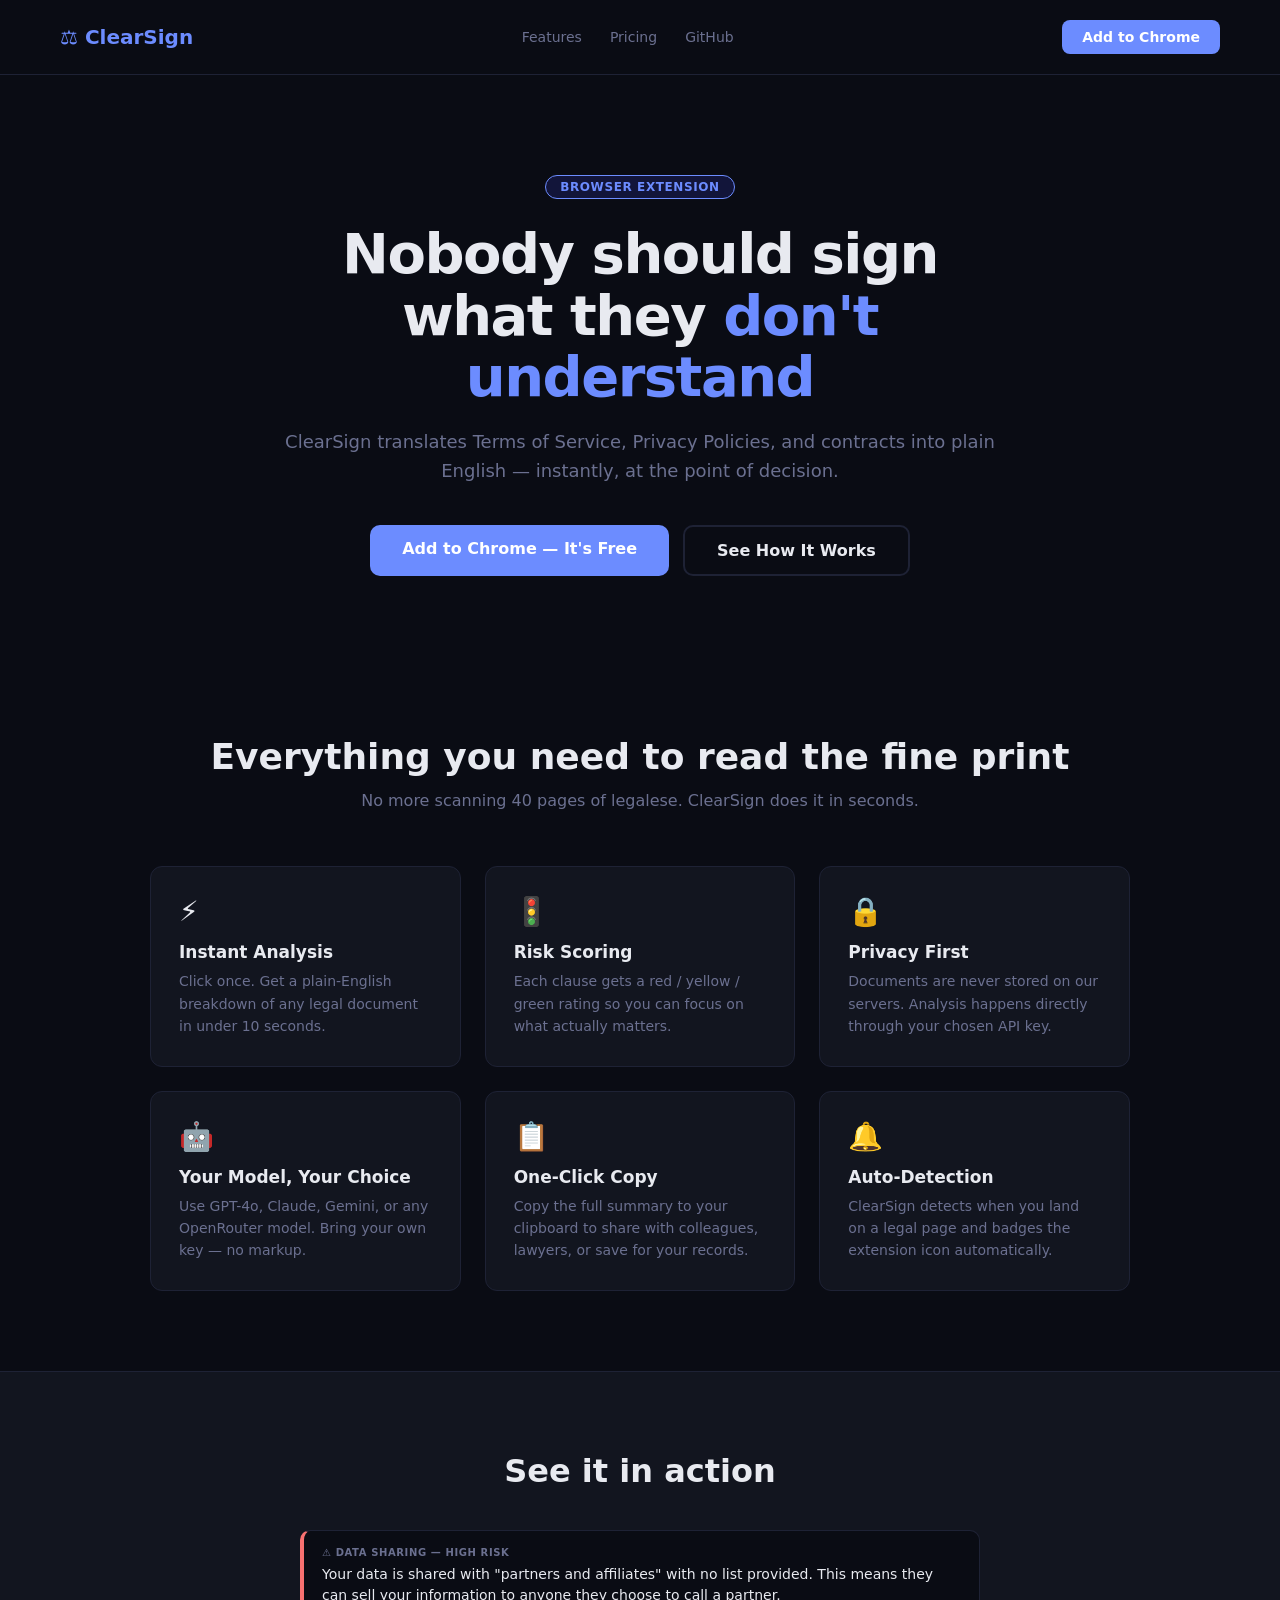
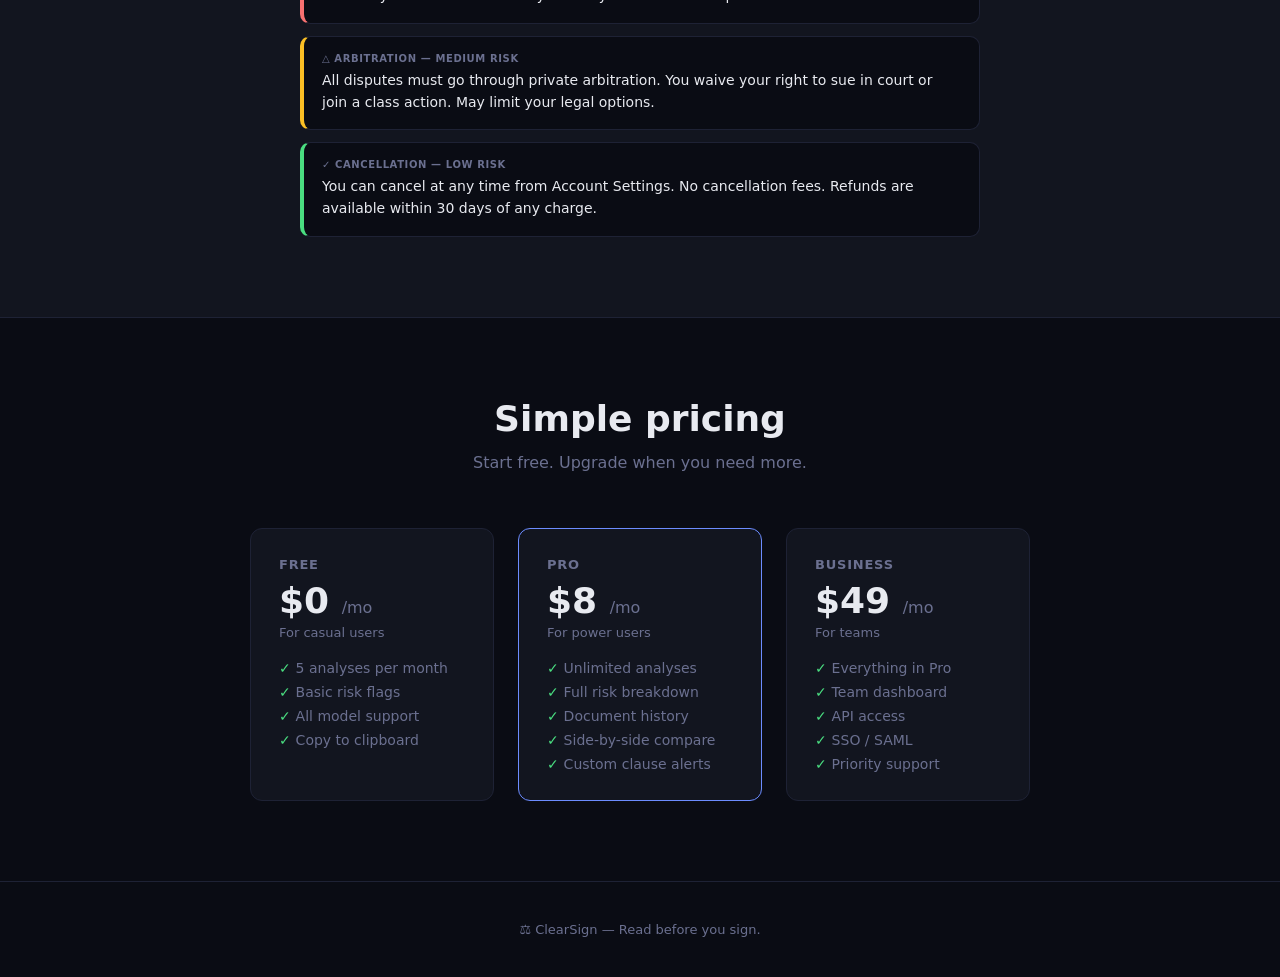
<file: landing/index.html>
<!doctype html>
<html lang="en">
<head>
  <meta charset="utf-8">
  <meta name="viewport" content="width=device-width, initial-scale=1">
  <title>ClearSign — Read Before You Sign</title>
  <style>
    :root {
      --bg: #0a0c14; --surface: #12151f; --border: #1e2235;
      --text: #e8eaf0; --muted: #6b7090; --accent: #6c8cff;
      --green: #4ade80; --yellow: #fbbf24; --red: #f87171;
    }
    * { box-sizing: border-box; margin: 0; padding: 0; }
    body { background: var(--bg); color: var(--text); font-family: 'Segoe UI', system-ui, sans-serif; }

    nav { display: flex; align-items: center; justify-content: space-between; padding: 20px 60px; border-bottom: 1px solid var(--border); }
    .nav-logo { font-size: 20px; font-weight: 800; color: var(--accent); }
    .nav-links { display: flex; gap: 28px; }
    .nav-links a { color: var(--muted); text-decoration: none; font-size: 14px; }
    .nav-links a:hover { color: var(--text); }
    .nav-cta { background: var(--accent); color: #fff; border: none; padding: 9px 20px; border-radius: 8px; font-size: 14px; font-weight: 600; cursor: pointer; text-decoration: none; }

    .hero { text-align: center; padding: 100px 20px 80px; max-width: 760px; margin: 0 auto; }
    .hero-badge { display: inline-block; background: #12153a; color: var(--accent); border: 1px solid var(--accent); font-size: 12px; font-weight: 600; padding: 4px 14px; border-radius: 20px; margin-bottom: 24px; letter-spacing: 0.05em; }
    .hero h1 { font-size: 56px; font-weight: 800; line-height: 1.1; letter-spacing: -1.5px; margin-bottom: 20px; }
    .hero h1 span { color: var(--accent); }
    .hero p { color: var(--muted); font-size: 18px; line-height: 1.6; margin-bottom: 40px; }
    .hero-actions { display: flex; gap: 14px; justify-content: center; flex-wrap: wrap; }
    .btn-lg { padding: 14px 32px; border-radius: 10px; font-size: 16px; font-weight: 700; cursor: pointer; text-decoration: none; }
    .btn-primary-lg { background: var(--accent); color: #fff; border: none; }
    .btn-outline-lg { background: transparent; color: var(--text); border: 2px solid var(--border); }
    .btn-outline-lg:hover { border-color: var(--accent); }

    .features { padding: 80px 60px; max-width: 1100px; margin: 0 auto; }
    .features h2 { text-align: center; font-size: 36px; font-weight: 800; margin-bottom: 14px; }
    .features-sub { text-align: center; color: var(--muted); margin-bottom: 56px; font-size: 16px; }
    .features-grid { display: grid; grid-template-columns: repeat(auto-fill, minmax(300px, 1fr)); gap: 24px; }
    .feature-card { background: var(--surface); border: 1px solid var(--border); border-radius: 12px; padding: 28px; }
    .feature-icon { font-size: 28px; margin-bottom: 14px; }
    .feature-card h3 { font-size: 17px; margin-bottom: 8px; }
    .feature-card p { color: var(--muted); line-height: 1.6; font-size: 14px; }

    .risk-demo { padding: 80px 60px; background: var(--surface); border-top: 1px solid var(--border); border-bottom: 1px solid var(--border); }
    .risk-demo-inner { max-width: 680px; margin: 0 auto; text-align: center; }
    .risk-demo h2 { font-size: 32px; font-weight: 800; margin-bottom: 40px; }
    .demo-sections { display: flex; flex-direction: column; gap: 12px; text-align: left; }
    .demo-section { background: var(--bg); border: 1px solid var(--border); border-radius: 10px; padding: 16px 18px; }
    .demo-section.red    { border-left: 4px solid var(--red); }
    .demo-section.yellow { border-left: 4px solid var(--yellow); }
    .demo-section.green  { border-left: 4px solid var(--green); }
    .demo-label { font-size: 10px; font-weight: 700; text-transform: uppercase; letter-spacing: 0.06em; color: var(--muted); margin-bottom: 6px; }
    .demo-text { font-size: 14px; line-height: 1.55; }

    .pricing { padding: 80px 60px; max-width: 900px; margin: 0 auto; }
    .pricing h2 { text-align: center; font-size: 36px; font-weight: 800; margin-bottom: 14px; }
    .pricing-sub { text-align: center; color: var(--muted); margin-bottom: 56px; font-size: 16px; }
    .pricing-grid { display: grid; grid-template-columns: repeat(auto-fill, minmax(240px, 1fr)); gap: 24px; }
    .plan { background: var(--surface); border: 1px solid var(--border); border-radius: 12px; padding: 28px; }
    .plan.featured { border-color: var(--accent); }
    .plan-name { font-size: 13px; font-weight: 700; text-transform: uppercase; letter-spacing: 0.06em; color: var(--muted); margin-bottom: 8px; }
    .plan-price { font-size: 36px; font-weight: 800; margin-bottom: 4px; }
    .plan-price span { font-size: 16px; font-weight: 400; color: var(--muted); }
    .plan-desc { color: var(--muted); font-size: 13px; margin-bottom: 20px; }
    .plan ul { list-style: none; display: flex; flex-direction: column; gap: 8px; }
    .plan ul li { font-size: 14px; color: var(--muted); }
    .plan ul li::before { content: "✓ "; color: var(--green); font-weight: 700; }

    footer { text-align: center; padding: 40px; color: var(--muted); font-size: 13px; border-top: 1px solid var(--border); }

    @media (max-width: 640px) {
      nav { padding: 16px 20px; }
      .hero h1 { font-size: 36px; }
      .features, .pricing { padding: 60px 20px; }
      .risk-demo { padding: 60px 20px; }
    }
  </style>
</head>
<body>

<nav>
  <div class="nav-logo">⚖ ClearSign</div>
  <div class="nav-links">
    <a href="#features">Features</a>
    <a href="#pricing">Pricing</a>
    <a href="https://github.com" target="_blank">GitHub</a>
  </div>
  <a href="#" class="nav-cta">Add to Chrome</a>
</nav>

<section class="hero">
  <div class="hero-badge">BROWSER EXTENSION</div>
  <h1>Nobody should sign<br>what they <span>don't understand</span></h1>
  <p>ClearSign translates Terms of Service, Privacy Policies, and contracts into plain English — instantly, at the point of decision.</p>
  <div class="hero-actions">
    <a href="#" class="btn-lg btn-primary-lg">Add to Chrome — It's Free</a>
    <a href="#features" class="btn-lg btn-outline-lg">See How It Works</a>
  </div>
</section>

<section class="features" id="features">
  <h2>Everything you need to read the fine print</h2>
  <p class="features-sub">No more scanning 40 pages of legalese. ClearSign does it in seconds.</p>
  <div class="features-grid">
    <div class="feature-card">
      <div class="feature-icon">⚡</div>
      <h3>Instant Analysis</h3>
      <p>Click once. Get a plain-English breakdown of any legal document in under 10 seconds.</p>
    </div>
    <div class="feature-card">
      <div class="feature-icon">🚦</div>
      <h3>Risk Scoring</h3>
      <p>Each clause gets a red / yellow / green rating so you can focus on what actually matters.</p>
    </div>
    <div class="feature-card">
      <div class="feature-icon">🔒</div>
      <h3>Privacy First</h3>
      <p>Documents are never stored on our servers. Analysis happens directly through your chosen API key.</p>
    </div>
    <div class="feature-card">
      <div class="feature-icon">🤖</div>
      <h3>Your Model, Your Choice</h3>
      <p>Use GPT-4o, Claude, Gemini, or any OpenRouter model. Bring your own key — no markup.</p>
    </div>
    <div class="feature-card">
      <div class="feature-icon">📋</div>
      <h3>One-Click Copy</h3>
      <p>Copy the full summary to your clipboard to share with colleagues, lawyers, or save for your records.</p>
    </div>
    <div class="feature-card">
      <div class="feature-icon">🔔</div>
      <h3>Auto-Detection</h3>
      <p>ClearSign detects when you land on a legal page and badges the extension icon automatically.</p>
    </div>
  </div>
</section>

<section class="risk-demo">
  <div class="risk-demo-inner">
    <h2>See it in action</h2>
    <div class="demo-sections">
      <div class="demo-section red">
        <div class="demo-label">⚠ Data Sharing — High Risk</div>
        <div class="demo-text">Your data is shared with "partners and affiliates" with no list provided. This means they can sell your information to anyone they choose to call a partner.</div>
      </div>
      <div class="demo-section yellow">
        <div class="demo-label">△ Arbitration — Medium Risk</div>
        <div class="demo-text">All disputes must go through private arbitration. You waive your right to sue in court or join a class action. May limit your legal options.</div>
      </div>
      <div class="demo-section green">
        <div class="demo-label">✓ Cancellation — Low Risk</div>
        <div class="demo-text">You can cancel at any time from Account Settings. No cancellation fees. Refunds are available within 30 days of any charge.</div>
      </div>
    </div>
  </div>
</section>

<section class="pricing" id="pricing">
  <h2>Simple pricing</h2>
  <p class="pricing-sub">Start free. Upgrade when you need more.</p>
  <div class="pricing-grid">
    <div class="plan">
      <div class="plan-name">Free</div>
      <div class="plan-price">$0 <span>/mo</span></div>
      <div class="plan-desc">For casual users</div>
      <ul>
        <li>5 analyses per month</li>
        <li>Basic risk flags</li>
        <li>All model support</li>
        <li>Copy to clipboard</li>
      </ul>
    </div>
    <div class="plan featured">
      <div class="plan-name">Pro</div>
      <div class="plan-price">$8 <span>/mo</span></div>
      <div class="plan-desc">For power users</div>
      <ul>
        <li>Unlimited analyses</li>
        <li>Full risk breakdown</li>
        <li>Document history</li>
        <li>Side-by-side compare</li>
        <li>Custom clause alerts</li>
      </ul>
    </div>
    <div class="plan">
      <div class="plan-name">Business</div>
      <div class="plan-price">$49 <span>/mo</span></div>
      <div class="plan-desc">For teams</div>
      <ul>
        <li>Everything in Pro</li>
        <li>Team dashboard</li>
        <li>API access</li>
        <li>SSO / SAML</li>
        <li>Priority support</li>
      </ul>
    </div>
  </div>
</section>

<footer>
  <p>⚖ ClearSign &mdash; Read before you sign.</p>
</footer>

</body>
</html>
</file>
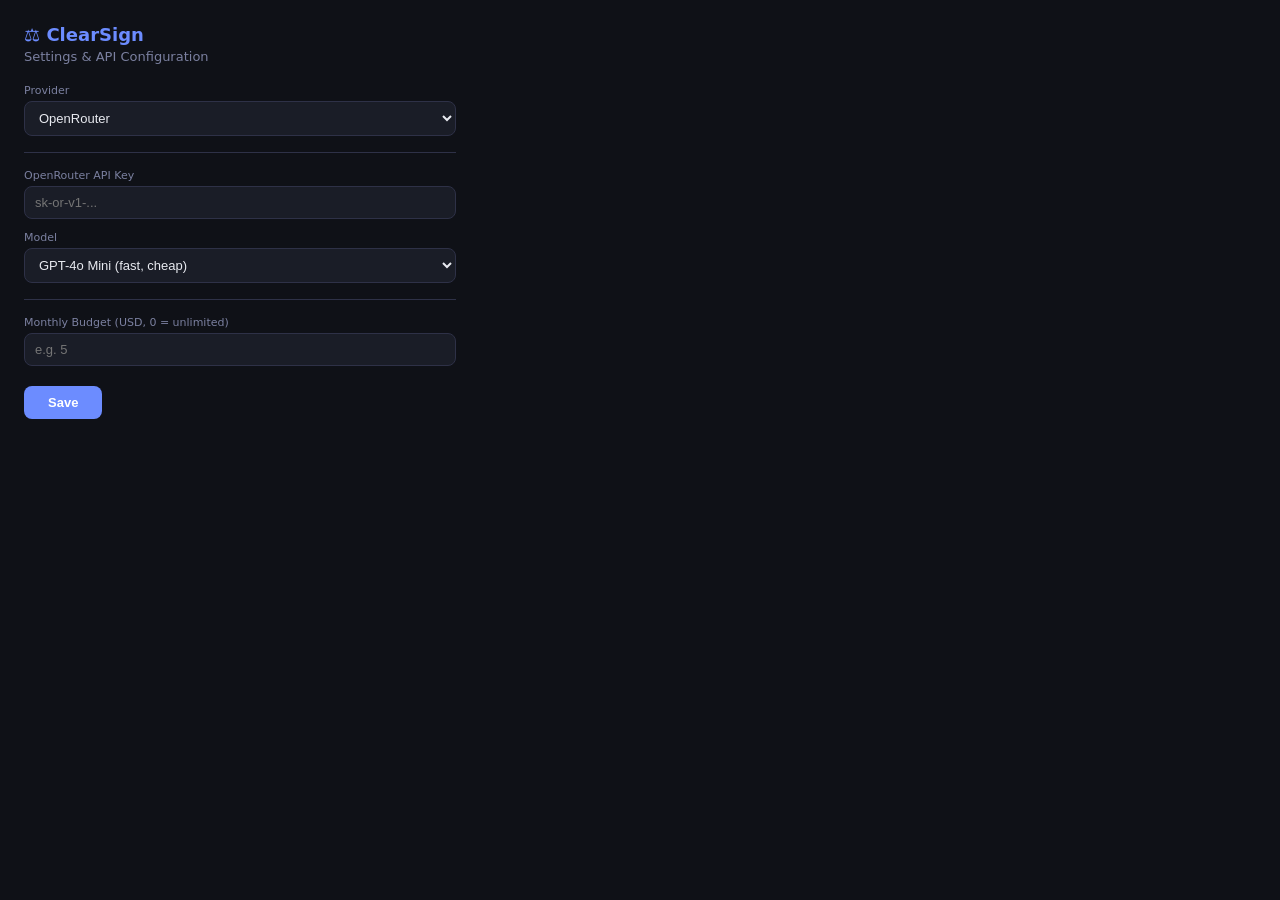
<file: extension/options/options.html>
<!doctype html>
<html lang="en">
<head>
  <meta charset="utf-8">
  <title>ClearSign Settings</title>
  <link rel="stylesheet" href="../styles/popup.css">
  <style>
    body { width: 480px; padding: 24px; }
    h2 { color: var(--accent); font-size: 18px; margin-bottom: 4px; }
    .subtitle { color: var(--muted); margin-bottom: 20px; font-size: 13px; }
    .save-row { display: flex; align-items: center; gap: 12px; margin-top: 20px; }
    .save-status { color: var(--green); font-size: 12px; opacity: 0; transition: opacity 0.3s; }
    .save-status.show { opacity: 1; }
    .provider-section { display: none; }
    .provider-section.active { display: block; }
    .divider { border: none; border-top: 1px solid var(--border); margin: 16px 0; }
  </style>
</head>
<body>
  <h2>⚖ ClearSign</h2>
  <p class="subtitle">Settings &amp; API Configuration</p>

  <label>Provider</label>
  <select id="provider" onchange="switchProvider()">
    <option value="openrouter">OpenRouter</option>
    <option value="groq">Groq</option>
    <option value="bedrock">AWS Bedrock</option>
  </select>

  <hr class="divider">

  <!-- OpenRouter -->
  <div id="section-openrouter" class="provider-section active">
    <label>OpenRouter API Key</label>
    <input type="password" id="orKey" placeholder="sk-or-v1-...">
    <label>Model</label>
    <select id="orModel">
      <option value="openai/gpt-4o-mini">GPT-4o Mini (fast, cheap)</option>
      <option value="openai/gpt-4o">GPT-4o (best accuracy)</option>
      <option value="anthropic/claude-haiku-5.5">Claude Haiku 5.5 (fast)</option>
      <option value="anthropic/claude-sonnet-5.5">Claude Sonnet 5.5 (balanced)</option>
      <option value="google/gemini-2.5-flash">Gemini 2.5 Flash</option>
      <option value="deepseek/deepseek-chat">DeepSeek Chat (economical)</option>
      <option value="google/gemma-4-31b-it:free">Gemma 4 31B (free)</option>
      <option value="thinkingmachines/inkling:free">Inkling (free)</option>
    </select>
  </div>

  <!-- Groq -->
  <div id="section-groq" class="provider-section">
    <label>Groq API Key</label>
    <input type="password" id="groqKey" placeholder="gsk_...">
    <label>Model</label>
    <select id="groqModel">
      <option value="llama-3.3-70b-versatile">Llama 3.3 70B (versatile)</option>
      <option value="llama-3.1-8b-instant">Llama 3.1 8B (fast)</option>
      <option value="mixtral-8x7b-32768">Mixtral 8x7B</option>
      <option value="gemma2-9b-it">Gemma 2 9B</option>
      <option value="deepseek-r1-distill-llama-70b">DeepSeek R1 Distill 70B</option>
    </select>
  </div>

  <!-- AWS Bedrock -->
  <div id="section-bedrock" class="provider-section">
    <label>AWS Access Key ID</label>
    <input type="password" id="awsKeyId" placeholder="AKIA...">
    <label>AWS Secret Access Key</label>
    <input type="password" id="awsSecret" placeholder="...">
    <label>AWS Region</label>
    <select id="awsRegion">
      <option value="us-east-1">us-east-1 (N. Virginia)</option>
      <option value="us-west-2">us-west-2 (Oregon)</option>
      <option value="eu-west-1">eu-west-1 (Ireland)</option>
      <option value="ap-southeast-1">ap-southeast-1 (Singapore)</option>
    </select>
    <label>Model</label>
    <select id="bedrockModel">
      <option value="anthropic.claude-3-5-sonnet-20241022-v2:0">Claude 3.5 Sonnet v2 (best)</option>
      <option value="anthropic.claude-3-haiku-20240307-v1:0">Claude 3 Haiku (fast)</option>
      <option value="amazon.titan-text-express-v1">Amazon Titan Express</option>
      <option value="meta.llama3-8b-instruct-v1:0">Llama 3 8B Instruct</option>
    </select>
  </div>

  <hr class="divider">

  <label>Monthly Budget (USD, 0 = unlimited)</label>
  <input type="text" id="budget" placeholder="e.g. 5">

  <div class="save-row">
    <button class="btn-primary" id="btn-save" style="width:auto;padding:9px 24px;">Save</button>
    <span class="save-status" id="save-status">Saved ✓</span>
  </div>

  <script src="options.js"></script>
</body>
</html>
</file>
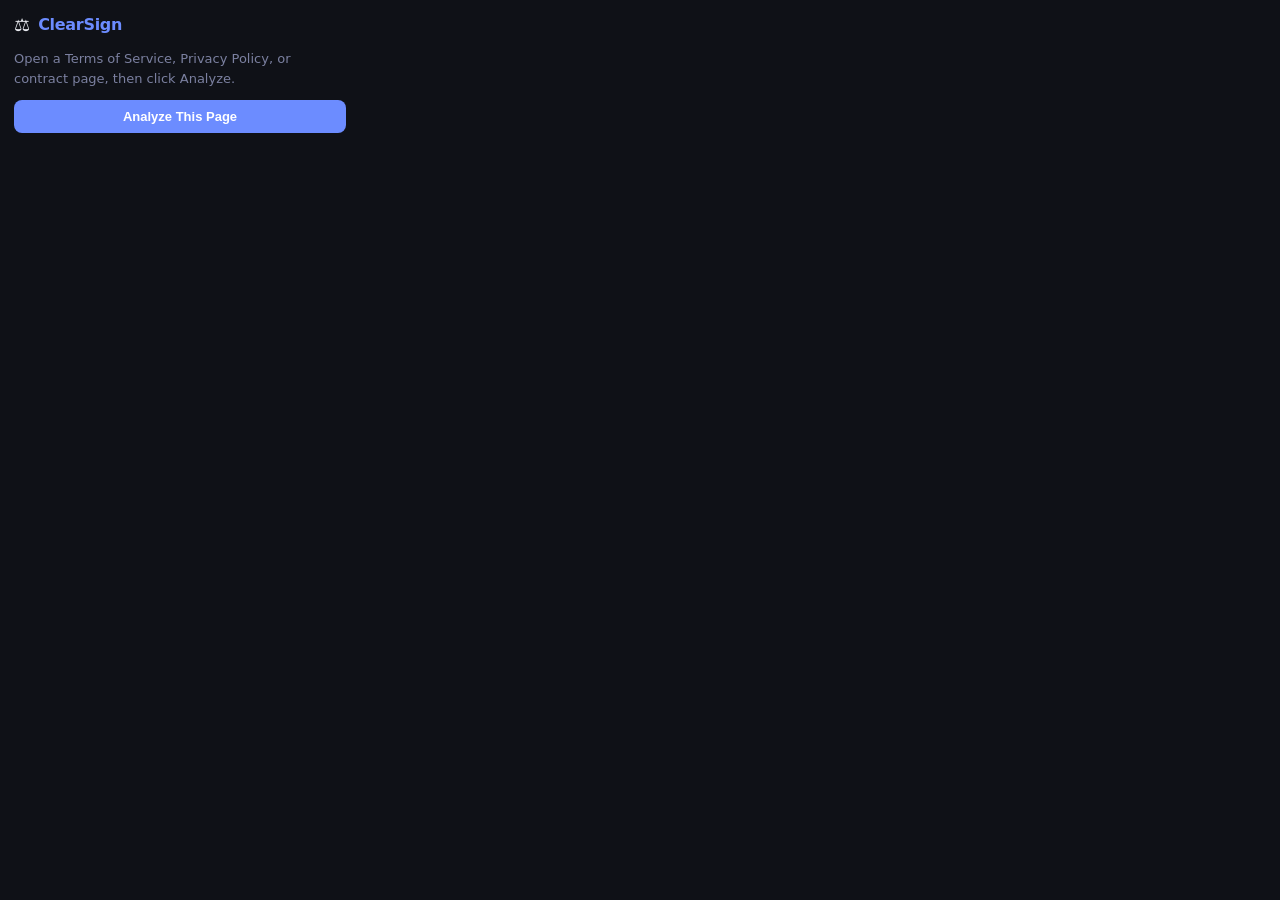
<file: extension/popup/popup.html>
<!doctype html>
<html lang="en">
<head>
  <meta charset="utf-8">
  <title>ClearSign</title>
  <link rel="stylesheet" href="../styles/popup.css">
</head>
<body>
  <header>
    <div class="logo">
      <span class="logo-icon">⚖</span>
      <span class="logo-text">ClearSign</span>
    </div>
    <div id="risk-badge" class="risk-badge hidden"></div>
  </header>

  <div id="state-idle" class="state">
    <p class="hint">Open a Terms of Service, Privacy Policy, or contract page, then click Analyze.</p>
    <button id="btn-analyze" class="btn-primary">Analyze This Page</button>
  </div>

  <div id="state-loading" class="state hidden">
    <div class="spinner"></div>
    <p>Reading the document…</p>
  </div>

  <div id="state-result" class="state hidden">
    <div id="summary-sections"></div>
    <div class="footer-actions">
      <button id="btn-copy" class="btn-secondary">Copy Summary</button>
      <button id="btn-reanalyze" class="btn-ghost">Re-analyze</button>
    </div>
  </div>

  <div id="state-error" class="state hidden">
    <p class="error-msg" id="error-text"></p>
    <button id="btn-retry" class="btn-primary">Retry</button>
  </div>

  <div id="state-no-key" class="state hidden">
    <p class="hint">Add your OpenRouter API key in settings to get started.</p>
    <button id="btn-settings" class="btn-primary">Open Settings</button>
  </div>

  <script src="popup.js"></script>
</body>
</html>
</file>
<file: extension/styles/popup.css>
:root {
  --bg: #0f1117;
  --surface: #1a1d27;
  --border: #2e3147;
  --text: #e8eaf0;
  --muted: #7b80a0;
  --accent: #6c8cff;
  --green: #4ade80;
  --yellow: #fbbf24;
  --red: #f87171;
  --radius: 8px;
}

* { box-sizing: border-box; margin: 0; padding: 0; }

body {
  width: 360px;
  min-height: 200px;
  background: var(--bg);
  color: var(--text);
  font-family: 'Segoe UI', system-ui, sans-serif;
  font-size: 13px;
  padding: 14px;
}

header {
  display: flex;
  align-items: center;
  justify-content: space-between;
  margin-bottom: 14px;
}

.logo { display: flex; align-items: center; gap: 8px; }
.logo-icon { font-size: 18px; }
.logo-text { font-size: 16px; font-weight: 700; color: var(--accent); letter-spacing: -0.3px; }

.risk-badge {
  font-size: 11px;
  font-weight: 700;
  padding: 3px 10px;
  border-radius: 20px;
}
.risk-badge.green  { background: #0f2a1a; color: var(--green); border: 1px solid var(--green); }
.risk-badge.yellow { background: #2a200a; color: var(--yellow); border: 1px solid var(--yellow); }
.risk-badge.red    { background: #2a0f0f; color: var(--red); border: 1px solid var(--red); }

.state { display: flex; flex-direction: column; gap: 12px; }
.hidden { display: none !important; }

.hint { color: var(--muted); line-height: 1.5; }

.btn-primary {
  background: var(--accent);
  color: #fff;
  border: none;
  padding: 9px 16px;
  border-radius: var(--radius);
  font-size: 13px;
  font-weight: 600;
  cursor: pointer;
  width: 100%;
}
.btn-primary:hover { opacity: 0.9; }

.btn-secondary {
  background: var(--surface);
  color: var(--text);
  border: 1px solid var(--border);
  padding: 7px 14px;
  border-radius: var(--radius);
  font-size: 12px;
  cursor: pointer;
  flex: 1;
}
.btn-secondary:hover { border-color: var(--accent); }

.btn-ghost {
  background: transparent;
  color: var(--muted);
  border: none;
  padding: 7px 14px;
  border-radius: var(--radius);
  font-size: 12px;
  cursor: pointer;
}
.btn-ghost:hover { color: var(--text); }

.footer-actions { display: flex; gap: 8px; }

/* Loading */
.spinner {
  width: 28px; height: 28px;
  border: 3px solid var(--border);
  border-top-color: var(--accent);
  border-radius: 50%;
  animation: spin 0.7s linear infinite;
  margin: 8px auto;
}
@keyframes spin { to { transform: rotate(360deg); } }

/* Summary sections */
.section {
  background: var(--surface);
  border: 1px solid var(--border);
  border-radius: var(--radius);
  padding: 10px 12px;
  margin-bottom: 8px;
}
.section-label {
  font-size: 10px;
  font-weight: 700;
  text-transform: uppercase;
  letter-spacing: 0.06em;
  color: var(--muted);
  margin-bottom: 5px;
}
.section-text { line-height: 1.55; color: var(--text); }

.section.risk-red   { border-left: 3px solid var(--red); }
.section.risk-yellow{ border-left: 3px solid var(--yellow); }
.section.risk-green { border-left: 3px solid var(--green); }

.error-msg { color: var(--red); line-height: 1.5; }

/* Options page reuse */
label { display: block; color: var(--muted); font-size: 11px; margin-bottom: 4px; margin-top: 12px; }
input[type="text"], input[type="password"], select {
  width: 100%;
  background: var(--surface);
  border: 1px solid var(--border);
  color: var(--text);
  padding: 8px 10px;
  border-radius: var(--radius);
  font-size: 13px;
}
input:focus, select:focus { outline: none; border-color: var(--accent); }
</file>
